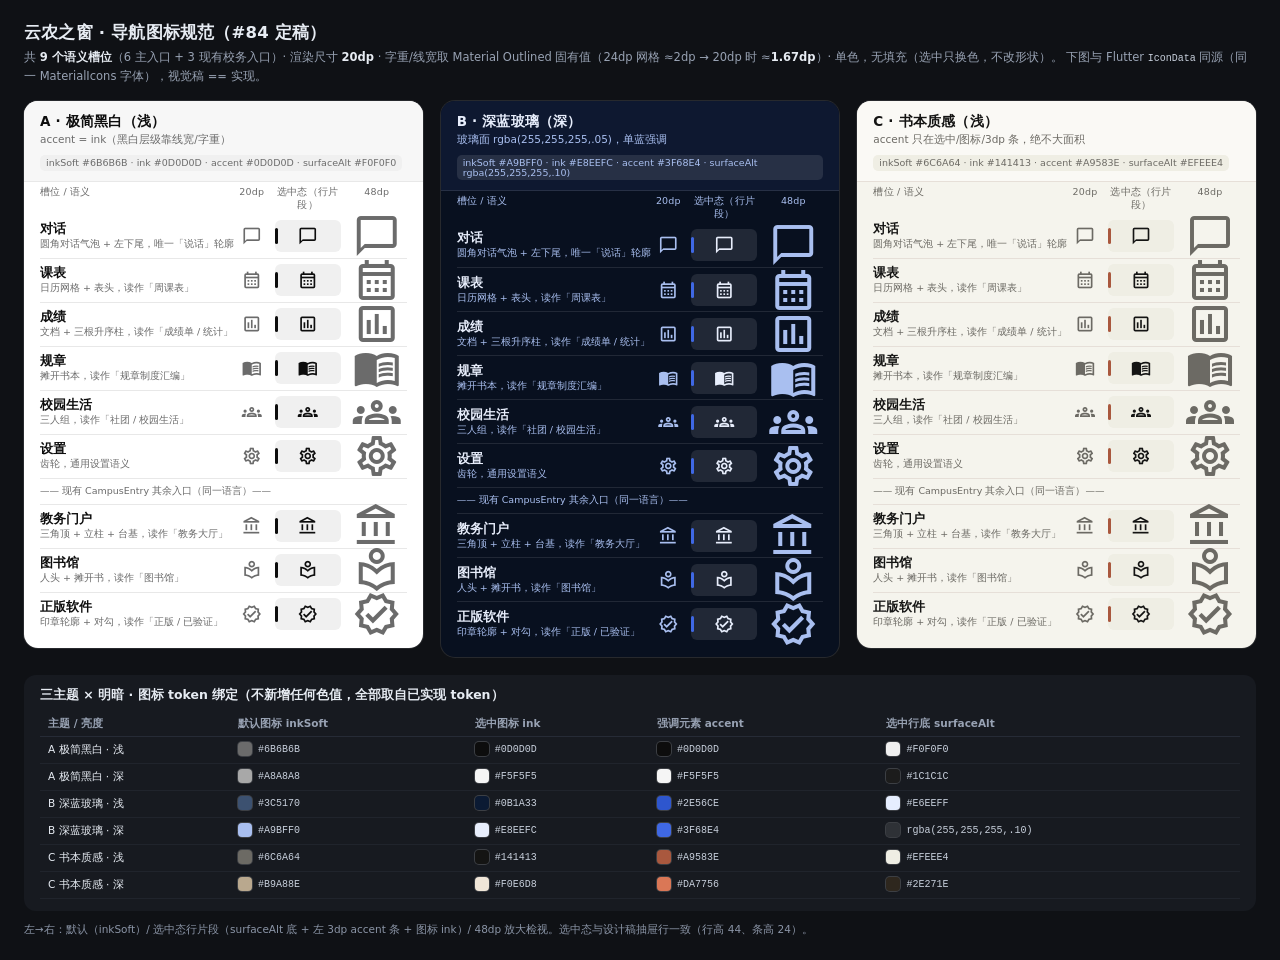
<file: design/android-nav-mockups/icons.html>
<!doctype html>
<html lang="zh-CN">
<head>
<meta charset="utf-8">
<title>导航图标规范 · 三主题对照（#84 定稿）</title>
<style>
  @font-face{font-family:'MI';src:url('assets/materialicons-regular.otf') format('opentype');font-weight:normal;font-style:normal}
  .mi{font-family:'MI';display:inline-block;line-height:1;font-weight:normal;font-style:normal;-webkit-font-smoothing:antialiased;text-rendering:geometricPrecision}
  *{box-sizing:border-box}
  html,body{margin:0;background:#0F1115;color:#E7ECF3;font-family:"Microsoft YaHei UI","Segoe UI",system-ui,sans-serif}
  .wrap{padding:22px 24px}
  h1{font-size:16.5px;margin:0 0 4px;letter-spacing:.2px}
  .sub{font-size:11.5px;color:#98A2B3;margin:0 0 16px;line-height:1.6}
  .sub b{color:#E7ECF3;font-weight:600}
  .panels{display:flex;gap:18px;align-items:flex-start}
  .panel{width:540px;border-radius:14px;overflow:hidden;background:var(--canvas);color:var(--ink);
         box-shadow:0 0 0 1px rgba(255,255,255,.10)}
  .phead{padding:12px 16px 10px;background:var(--surface);border-bottom:1px solid var(--line)}
  .phead .n{font-size:13.5px;font-weight:700;letter-spacing:.2px}
  .phead .d{font-size:10.5px;color:var(--soft);margin-top:2px}
  .phead .tok{display:flex;gap:6px;margin-top:8px;flex-wrap:wrap}
  .tok .k{font-size:9.5px;color:var(--soft);background:var(--alt);border-radius:5px;padding:3px 6px;line-height:1}
  .cols{display:flex;padding:4px 16px 0;font-size:9.5px;color:var(--soft);letter-spacing:.02em}
  .cols .c1{flex:1}
  .cols .c2{width:34px;text-align:center}
  .cols .c3{width:78px;text-align:center}
  .cols .c4{width:60px;text-align:center}
  .rows{padding:2px 16px 12px}
  .row{display:flex;align-items:center;height:44px;border-top:1px solid var(--line)}
  .row:first-child{border-top:0}
  .row .nm{flex:1;min-width:0}
  .row .nm .t{font-size:12.5px;font-weight:600}
  .row .nm .w{font-size:9.5px;color:var(--soft);white-space:nowrap;overflow:hidden;text-overflow:ellipsis}
  .row .d20{width:34px;display:grid;place-items:center;color:var(--soft)}
  .row .sel{width:78px;display:grid;place-items:center}
  .selbox{position:relative;width:66px;height:32px;border-radius:6px;background:var(--alt);display:grid;place-items:center;color:var(--ink)}
  .selbox::before{content:"";position:absolute;left:0;top:8px;bottom:8px;width:3px;border-radius:2px;background:var(--accent)}
  .row .d48{width:60px;display:grid;place-items:center;color:var(--soft)}
  /* 三个主题面板的 token */
  .pa{--canvas:#FFFFFF;--surface:#F7F7F7;--alt:#F0F0F0;--ink:#0D0D0D;--soft:#6B6B6B;--line:#E8E8E8;--accent:#0D0D0D}
  .pb{--canvas:#08101F;--surface:#0E1830;--alt:rgba(255,255,255,.10);--ink:#E8EEFC;--soft:#A9BFF0;--line:rgba(255,255,255,.10);--accent:#3F68E4}
  .pc{--canvas:#F5F4ED;--surface:#FAF9F5;--alt:#EFEEE4;--ink:#141413;--soft:#6C6A64;--line:#E6DFD8;--accent:#A9583E}
  /* 底部配色表 */
  .table{margin-top:18px;background:#171A20;border-radius:12px;padding:12px 16px}
  .table h2{font-size:12.5px;margin:0 0 8px;font-weight:600;color:#E7ECF3}
  table{border-collapse:collapse;width:100%;font-size:10.5px}
  th{color:#98A2B3;font-weight:600;text-align:left;padding:5px 8px;border-bottom:1px solid #262B36}
  td{padding:5px 8px;border-bottom:1px solid #20242C;vertical-align:middle}
  .sw{display:inline-flex;align-items:center;gap:6px}
  .chip{width:14px;height:14px;border-radius:4px;box-shadow:0 0 0 1px rgba(255,255,255,.16)}
  .mono{font-family:Consolas,monospace;font-size:10px;color:#C7CFDB}
  .foot{font-size:10.5px;color:#8B95A7;margin-top:10px;line-height:1.6}
</style>
</head>
<body>
<script src="nav-icons.js"></script>
<script>
  const MAIN = ['chat','timetable','scores','regulations','campus','settings'];
  const AUX  = ['portal','library','software'];
  const themes = [
    { cls:'pa', n:'A · 极简黑白（浅）', d:'accent = ink（黑白层级靠线宽/字重）',
      tokens:'inkSoft #6B6B6B · ink #0D0D0D · accent #0D0D0D · surfaceAlt #F0F0F0' },
    { cls:'pb', n:'B · 深蓝玻璃（深）', d:'玻璃面 rgba(255,255,255,.05)，单蓝强调',
      tokens:'inkSoft #A9BFF0 · ink #E8EEFC · accent #3F68E4 · surfaceAlt rgba(255,255,255,.10)' },
    { cls:'pc', n:'C · 书本质感（浅）', d:'accent 只在选中/图标/3dp 条，绝不大面积',
      tokens:'inkSoft #6C6A64 · ink #141413 · accent #A9583E · surfaceAlt #EFEEE4' }
  ];
  const rowsOf = (ids) => ids.map((id,i)=>`
    <div class="row">
      <div class="nm"><div class="t">${NAV.NAME[id]}</div><div class="w">${NAV.WHY[id]}</div></div>
      <div class="d20">${NAV.icon(id, 20)}</div>
      <div class="sel"><div class="selbox">${NAV.icon(id, 20)}</div></div>
      <div class="d48">${NAV.icon(id, 48)}</div>
    </div>`).join('');

  const panels = themes.map(t=>`
    <div class="panel ${t.cls}">
      <div class="phead"><div class="n">${t.n}</div><div class="d">${t.d}</div>
        <div class="tok"><span class="k">${t.tokens}</span></div></div>
      <div class="cols"><div class="c1">槽位 / 语义</div><div class="c2">20dp</div>
        <div class="c3">选中态（行片段）</div><div class="c4">48dp</div></div>
      <div class="rows">${rowsOf(MAIN)}
        <div class="row" style="height:26px"><div class="nm"><div class="w">—— 现有 CampusEntry 其余入口（同一语言）——</div></div></div>
        ${rowsOf(AUX)}
      </div>
    </div>`).join('');

  const palette = [
    ['A 极简黑白 · 浅','#6B6B6B','#0D0D0D','#0D0D0D','#F0F0F0'],
    ['A 极简黑白 · 深','#A8A8A8','#F5F5F5','#F5F5F5','#1C1C1C'],
    ['B 深蓝玻璃 · 浅','#3C5170','#0B1A33','#2E56CE','#E6EEFF'],
    ['B 深蓝玻璃 · 深','#A9BFF0','#E8EEFC','#3F68E4','rgba(255,255,255,.10)'],
    ['C 书本质感 · 浅','#6C6A64','#141413','#A9583E','#EFEEE4'],
    ['C 书本质感 · 深','#B9A88E','#F0E6D8','#DA7756','#2E271E']
  ];
  const cell = (hex) => `<span class="sw"><span class="chip" style="background:${hex}"></span><span class="mono">${hex}</span></span>`;
  const table = `
    <div class="table"><h2>三主题 × 明暗 · 图标 token 绑定（不新增任何色值，全部取自已实现 token）</h2>
      <table>
        <tr><th style="width:190px">主题 / 亮度</th><th>默认图标 inkSoft</th><th>选中图标 ink</th><th>强调元素 accent</th><th>选中行底 surfaceAlt</th></tr>
        ${palette.map(r=>`<tr><td>${r[0]}</td><td>${cell(r[1])}</td><td>${cell(r[2])}</td><td>${cell(r[3])}</td><td>${cell(r[4])}</td></tr>`).join('')}
      </table>
    </div>`;

  document.body.innerHTML = `
    <div class="wrap">
      <h1>云农之窗 · 导航图标规范（#84 定稿）</h1>
      <p class="sub">共 <b>9 个语义槽位</b>（6 主入口 + 3 现有校务入口）· 渲染尺寸 <b>20dp</b> · 字重/线宽取 Material Outlined 固有值（24dp 网格 ≈2dp → 20dp 时 ≈<b>1.67dp</b>）· 单色，无填充（选中只换色，不改形状）。
        下图与 Flutter <span class="mono">IconData</span> 同源（同一 MaterialIcons 字体），视觉稿 == 实现。</p>
      <div class="panels">${panels}</div>
      ${table}
      <div class="foot">左→右：默认（inkSoft）/ 选中态行片段（surfaceAlt 底 + 左 3dp accent 条 + 图标 ink）/ 48dp 放大检视。选中态与设计稿抽屉行一致（行高 44、条高 24）。</div>
    </div>`;
</script>
</body>
</html>
</file>
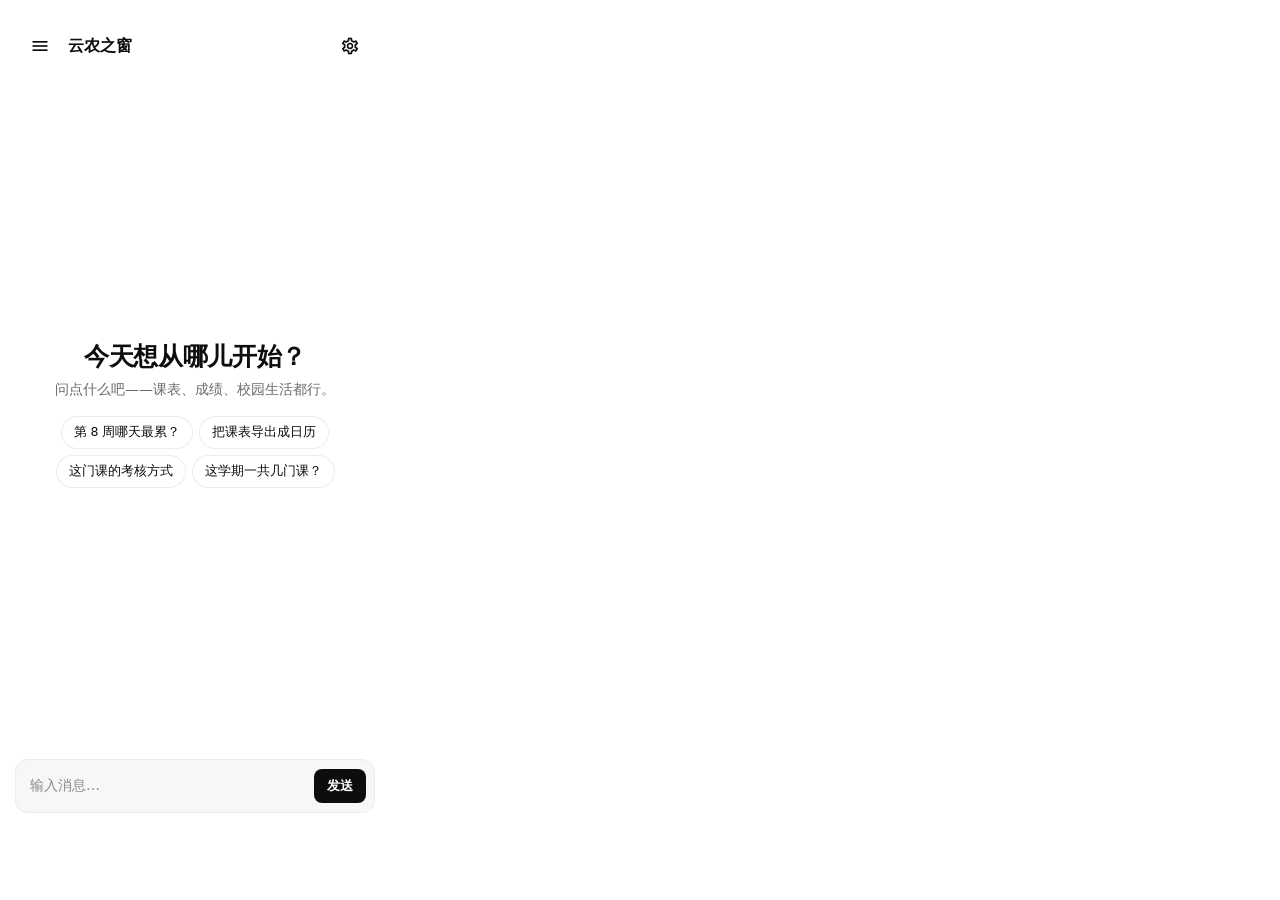
<file: design/android-nav-mockups/phone.html>
<!doctype html>
<html lang="zh-CN">
<head>
<meta charset="utf-8">
<title>Android 导航两态 · 真实图标</title>
<!-- 与 Flutter 同源的 MaterialIcons 字体（视觉稿 == 实现） -->
<style>
  @font-face{font-family:'MI';src:url('assets/materialicons-regular.otf') format('opentype');font-weight:normal;font-style:normal}
  .mi{font-family:'MI';display:inline-block;line-height:1;font-weight:normal;font-style:normal;
      -webkit-font-smoothing:antialiased;text-rendering:geometricPrecision}
  *{box-sizing:border-box}
  html,body{margin:0;padding:0;overflow:hidden;background:#fff;
    font-family:"Microsoft YaHei UI","Segoe UI",system-ui,sans-serif}

  /* A · 极简黑白（浅） */
  body[data-t="a"]{--canvas:#FFFFFF;--surface:#F7F7F7;--alt:#F0F0F0;--ink:#0D0D0D;--soft:#6B6B6B;
    --faint:#8A8A8A;--line:#E8E8E8;--accent:#0D0D0D;--chip:#FFFFFF;--chipRing:#ECECF1;--field:#F7F7F7;--fieldRing:#ECECF1;--sendFg:#FFFFFF}
  /* B · 深蓝玻璃（深） */
  body[data-t="b"]{--canvas:#070D1C;--surface:#0C1428;--alt:rgba(255,255,255,.10);--ink:#E8EEFC;--soft:#A9BFF0;
    --faint:#7E92C4;--line:rgba(255,255,255,.10);--accent:#3F68E4;--chip:rgba(255,255,255,.06);--chipRing:rgba(255,255,255,.12);
    --field:rgba(12,22,44,.52);--fieldRing:rgba(255,255,255,.18);--sendFg:#FFFFFF}
  /* C · 书本质感（浅） */
  body[data-t="c"]{--canvas:#F5F4ED;--surface:#FAF9F5;--alt:#EFEEE4;--ink:#141413;--soft:#6C6A64;
    --faint:#8E8B82;--line:#E6DFD8;--accent:#A9583E;--chip:#FAF9F5;--chipRing:#E6DFD8;--field:#FAF9F5;--fieldRing:#E6DFD8;--sendFg:#FFFFFF}
  body[data-t="b"] .phone{background:linear-gradient(135deg,#0E1C3A,#070D1C 55%,#04070F)}

  .phone{position:relative;width:390px;height:844px;background:var(--canvas);color:var(--ink);overflow:hidden;display:flex;flex-direction:column}
  .statusbar{height:24px;flex:0 0 auto;background:transparent}
  .statusrow{height:44px;flex:0 0 auto;display:flex;align-items:center;padding:0 16px;gap:4px}
  .icbtn{width:48px;height:48px;display:grid;place-items:center;color:var(--ink)}
  .ttl{font-size:16px;font-weight:600}
  .grow{flex:1}
  .content{flex:1;min-height:0;display:flex;flex-direction:column;align-items:center;justify-content:center;padding:0 16px;text-align:center}
  .greet{font-size:25px;font-weight:600;letter-spacing:-.3px;line-height:1.28}
  .tagline{font-size:14px;color:var(--soft);margin-top:8px}
  .chips{display:flex;flex-wrap:wrap;gap:8px;justify-content:center;margin-top:18px}
  .chip{font-size:12.5px;padding:7px 12px;border-radius:999px;background:var(--chip);box-shadow:0 0 0 1px var(--chipRing)}
  .composer{flex:0 0 auto;padding:0 16px 16px}
  .field{height:52px;border-radius:12px;background:var(--field);box-shadow:0 0 0 1px var(--fieldRing);
    display:flex;align-items:center;padding:0 8px 0 14px;gap:8px}
  .ph{flex:1;font-size:14px;color:var(--faint)}
  .send{height:34px;padding:0 13px;border-radius:8px;background:var(--accent);color:var(--sendFg);font-size:13px;font-weight:600;display:grid;place-items:center}
  .gesture{height:16px;flex:0 0 auto;background:transparent}

  /* 抽屉：全高、320、遮罩 32%、右侧 1px 分界 + 投影 */
  .scrim{position:absolute;left:0;top:0;right:0;bottom:0;background:rgba(0,0,0,.32);z-index:3}
  .drawer{position:absolute;left:0;top:0;bottom:0;width:320px;background:var(--surface);
    border-right:1px solid var(--line);
    box-shadow:2px 0 16px rgba(0,0,0,.18);display:flex;flex-direction:column;z-index:4}
  .dbrand{padding:32px 16px 4px;display:flex;align-items:center}
  .dbrand .b{font-size:17px;font-weight:600}
  .dbrand .x{color:var(--soft);display:grid;place-items:center;width:32px;height:32px}
  .dsub{font-size:12px;color:var(--soft);padding:0 16px 10px}
  .grp{font-size:10px;font-weight:600;letter-spacing:.12em;text-transform:uppercase;color:var(--soft);
    padding:12px 16px 4px}
  .drow{height:44px;display:flex;align-items:center;padding:0 16px;position:relative;color:var(--soft)}
  .drow .ic{width:20px;display:grid;place-items:center;margin-right:8px}
  .drow .lb{font-size:14px}
  .drow.on{background:var(--alt);font-weight:600;color:var(--ink)}
  .drow.on::before{content:"";position:absolute;left:0;top:10px;bottom:10px;width:3px;background:var(--accent);border-radius:2px}
  .dfoot{margin-top:auto;border-top:1px solid var(--line)}
</style>
</head>
<body>
<script src="nav-icons.js"></script>
<script>
  const p = new URLSearchParams(location.search);
  const open = p.get('open') === '1';
  const theme = p.get('t') || 'a';
  document.body.dataset.t = theme;

  // 入口 = CampusEntry.values（教务门户 / 成绩查询 / 我的课表 / 图书馆 / 正版软件）+ 对话；设置贴底
  const rows = [
    { id: 'chat',      label: '对话',     on: true  },
    { id: 'portal',    label: '教务门户', on: false },
    { id: 'scores',    label: '成绩查询', on: false },
    { id: 'timetable', label: '我的课表', on: false },
    { id: 'library',   label: '图书馆',   on: false },
    { id: 'software',  label: '正版软件', on: false }
  ];
  const rowHtml = (r) =>
    `<div class="drow${r.on ? ' on' : ''}"><div class="ic">${NAV.icon(r.id, 20)}</div><div class="lb">${r.label}</div></div>`;

  const screen = `
    <div class="statusbar"></div>
    <div class="statusrow">
      <div class="icbtn">${NAV.icon('menu', 20)}</div>
      <div class="ttl">云农之窗</div>
      <div class="grow"></div>
      <div class="icbtn">${NAV.icon('settings', 20)}</div>
    </div>
    <div class="content">
      <div class="greet">今天想从哪儿开始？</div>
      <div class="tagline">问点什么吧——课表、成绩、校园生活都行。</div>
      <div class="chips">
        <div class="chip">第 8 周哪天最累？</div><div class="chip">把课表导出成日历</div>
        <div class="chip">这门课的考核方式</div><div class="chip">这学期一共几门课？</div>
      </div>
    </div>
    <div class="composer"><div class="field"><div class="ph">输入消息…</div><div class="send">发送</div></div></div>
    <div class="gesture"></div>`;

  const drawer = `
    <div class="scrim"></div>
    <div class="drawer">
      <div class="dbrand"><div class="b">云农之窗</div><div class="grow"></div><div class="x">${NAV.icon('close', 16)}</div></div>
      <div class="dsub">对话</div>
      <div class="grp">功能</div>${rowHtml(rows[0])}
      <div class="grp">校园 · ${rows.length - 1}</div>${rows.slice(1).map(rowHtml).join('')}
      <div class="dfoot"><div class="drow"><div class="ic">${NAV.icon('settings', 20)}</div><div class="lb">设置</div></div></div>
    </div>`;

  document.body.innerHTML = `<div class="phone">${screen}${open ? drawer : ''}</div>`;
</script>
</body>
</html>
</file>
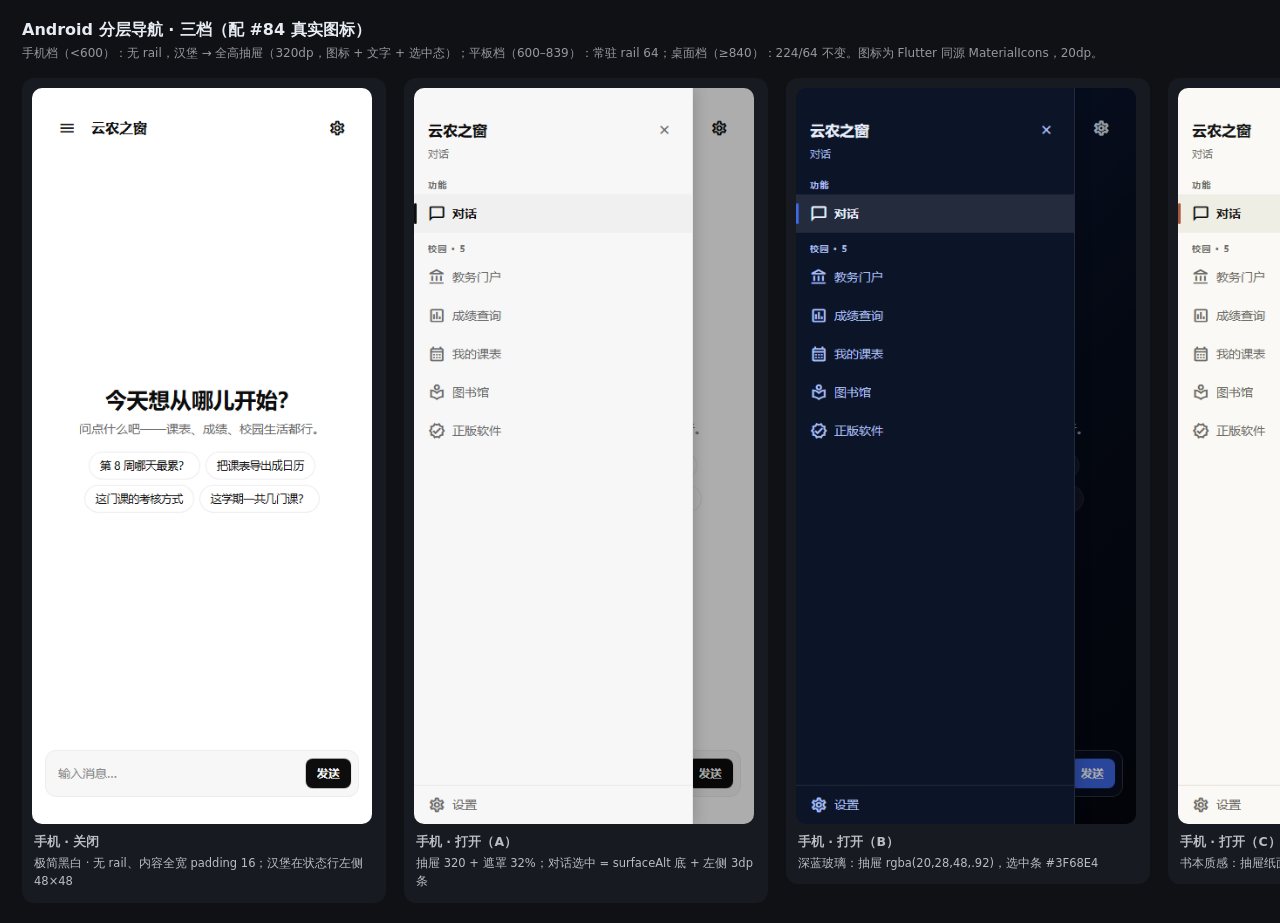
<file: design/android-nav-mockups/preview.html>
<!doctype html><html lang="zh-CN"><head><meta charset="utf-8"><title>Android 导航 · 视觉稿总览</title>
<style>
*{box-sizing:border-box}
html,body{margin:0;background:#0f1115;color:#e7ecf3;font-family:"Microsoft YaHei UI","Segoe UI",system-ui,sans-serif}
.wrap{padding:20px 22px}
h1{font-size:16px;margin:0 0 4px}
p.sub{font-size:12px;opacity:.62;margin:0 0 16px}
.row{display:flex;gap:18px;align-items:flex-start}
.cell{background:#171a20;border-radius:12px;padding:10px}
.cell img{display:block;width:340px;border-radius:10px}
.cap{font-size:11.5px;opacity:.78;margin:8px 2px 2px;line-height:1.6;width:340px}
.cap b{display:block;font-size:12.5px;opacity:1;margin-bottom:2px}
</style></head><body><div class="wrap">
<h1>Android 分层导航 · 三档（配 #84 真实图标）</h1>
<p class="sub">手机档（&lt;600）：无 rail，汉堡 → 全高抽屉（320dp，图标 + 文字 + 选中态）；平板档（600–839）：常驻 rail 64；桌面档（≥840）：224/64 不变。图标为 Flutter 同源 MaterialIcons，20dp。</p>
<div class="row">
  <div class="cell"><img src="phone-closed-a.png"><div class="cap"><b>手机 · 关闭</b>极简黑白 · 无 rail、内容全宽 padding 16；汉堡在状态行左侧 48×48</div></div>
  <div class="cell"><img src="phone-open-a.png"><div class="cap"><b>手机 · 打开（A）</b>抽屉 320 + 遮罩 32%；对话选中 = surfaceAlt 底 + 左侧 3dp 条</div></div>
  <div class="cell"><img src="phone-open-b.png"><div class="cap"><b>手机 · 打开（B）</b>深蓝玻璃：抽屉 rgba(20,28,48,.92)，选中条 #3F68E4</div></div>
  <div class="cell"><img src="phone-open-c.png"><div class="cap"><b>手机 · 打开（C）</b>书本质感：抽屉纸面 #FAF9F5，选中条 #A9583E</div></div>
</div>
</div></body></html>
</file>
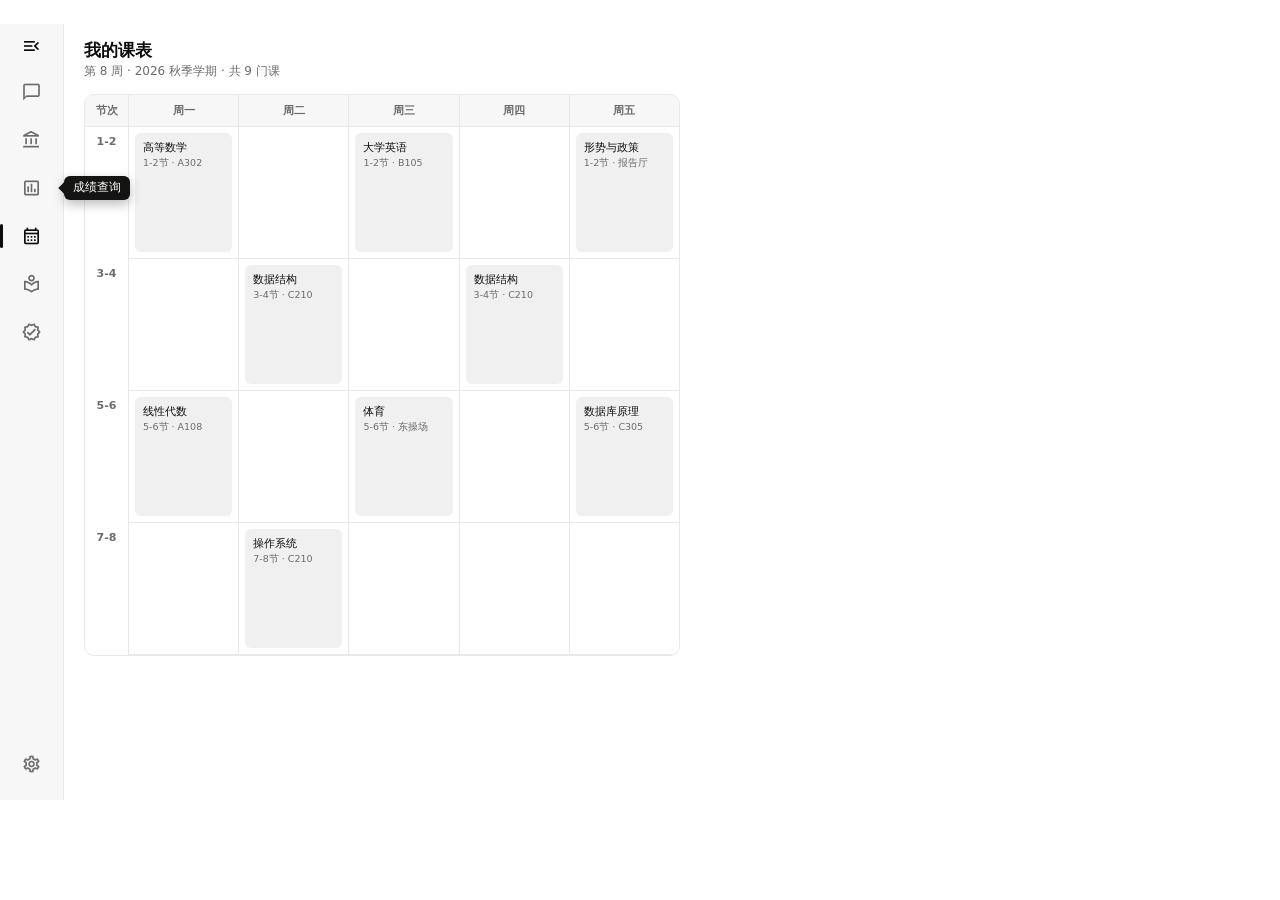
<file: design/android-nav-mockups/tablet.html>
<!doctype html>
<html lang="zh-CN">
<head>
<meta charset="utf-8">
<title>平板档 · 常驻 rail 64（700 × 800）</title>
<style>
  @font-face{font-family:'MI';src:url('assets/materialicons-regular.otf') format('opentype');font-weight:normal;font-style:normal}
  .mi{font-family:'MI';display:inline-block;line-height:1;font-weight:normal;font-style:normal;-webkit-font-smoothing:antialiased;text-rendering:geometricPrecision}
  *{box-sizing:border-box}
  html,body{margin:0;padding:0;overflow:hidden;background:#fff;
    font-family:"Microsoft YaHei UI","Segoe UI",system-ui,sans-serif}
  body{--canvas:#FFFFFF;--surface:#F7F7F7;--alt:#F0F0F0;--ink:#0D0D0D;--soft:#6B6B6B;--faint:#8A8A8A;--line:#E8E8E8;--accent:#0D0D0D}
  .tablet{position:relative;width:700px;height:800px;background:var(--canvas);color:var(--ink);display:flex;flex-direction:column;overflow:hidden}
  .statusbar{height:24px;flex:0 0 auto}
  .shell{flex:1;min-height:0;display:flex}
  /* 常驻 rail 64：底色差 + 1px 主题细线 */
  .rail{width:64px;flex:0 0 auto;background:var(--surface);border-right:1px solid var(--line);
        display:flex;flex-direction:column;align-items:stretch}
  .rail .ham{height:44px;display:grid;place-items:center;color:var(--ink)}
  .rail .item{position:relative;height:48px;display:grid;place-items:center;color:var(--soft)}
  .rail .item .btn{width:40px;height:40px;display:grid;place-items:center;border-radius:8px}
  .rail .item.on{color:var(--ink)}
  .rail .item.on::before{content:"";position:absolute;left:0;top:12px;bottom:12px;width:3px;background:var(--accent);border-radius:2px}
  .rail .spacer{flex:1}
  .rail .foot{height:60px;display:grid;place-items:center;color:var(--soft);padding-bottom:12px}
  /* 长按/悬停提示：图标旁显示文字（rail 无文字，靠它辨认） */
  .tip{position:absolute;left:64px;background:#141413;color:#FFF;font-size:11.5px;line-height:1;
       padding:6px 9px;border-radius:6px;white-space:nowrap;box-shadow:0 4px 12px rgba(0,0,0,.28);z-index:5}
  .tip::before{content:"";position:absolute;left:-4px;top:50%;margin-top:-4px;width:8px;height:8px;background:#141413;transform:rotate(45deg)}
  /* 内容区：padding 20（600–839 档口径） */
  .content{flex:1;min-width:0;padding:16px 20px 20px 20px;display:flex;flex-direction:column}
  .hd .t{font-size:17px;font-weight:600;line-height:1.25}
  .hd .s{font-size:12px;color:var(--soft);margin-top:2px}
  .grid{margin-top:14px;border:1px solid var(--line);border-radius:10px;overflow:hidden;display:flex;flex-direction:column}
  .gr{display:flex;height:132px;flex:0 0 auto}
  .gh{display:flex;background:var(--surface);border-bottom:1px solid var(--line);flex:0 0 auto}
  .gh .c{flex:1;padding:8px 0;text-align:center;font-size:11px;color:var(--soft);font-weight:600;
         border-right:1px solid var(--line)}
  .gh .c:last-child{border-right:0}
  .gcol{flex:1;border-right:1px solid var(--line);border-bottom:1px solid var(--line);padding:6px;display:flex;flex-direction:column}
  .gcol:last-child{border-right:0}
  .blk{border-radius:6px;padding:7px 8px;font-size:10.5px;line-height:1.35;background:var(--alt);color:var(--ink);height:100%}
  .blk .m{display:block;color:var(--soft);font-size:9.5px;margin-top:3px}
  .blk.hollow{background:transparent}
</style>
</head>
<body>
<script src="nav-icons.js"></script>
<script>
  const items = [
    { id:'chat',      label:'对话',     on:false },
    { id:'portal',    label:'教务门户', on:false },
    { id:'scores',    label:'成绩查询', on:false, tip:true },
    { id:'timetable', label:'我的课表', on:true  },
    { id:'library',   label:'图书馆',   on:false },
    { id:'software',  label:'正版软件', on:false }
  ];
  const days = ['周一','周二','周三','周四','周五'];
  const plan = [
    [{n:'高等数学',m:'1-2节 · A302'}, null, {n:'大学英语',m:'1-2节 · B105'}, null, {n:'形势与政策',m:'1-2节 · 报告厅'}],
    [null, {n:'数据结构',m:'3-4节 · C210'}, null, {n:'数据结构',m:'3-4节 · C210'}, null],
    [{n:'线性代数',m:'5-6节 · A108'}, null, {n:'体育',m:'5-6节 · 东操场'}, null, {n:'数据库原理',m:'5-6节 · C305'}],
    [null, {n:'操作系统',m:'7-8节 · C210'}, null, null, null]
  ];
  const blk = (b) => b ? `<div class="blk">${b.n}<span class="m">${b.m}</span></div>` : `<div class="blk hollow"></div>`;
  const grid = `
    <div class="grid">
      <div class="gh"><div class="c" style="flex:0 0 44px">节次</div>${days.map(d=>`<div class="c">${d}</div>`).join('')}</div>
      ${plan.map((row,i)=>`<div class="gr">
        <div class="gh" style="flex:0 0 44px;border-bottom:0;background:transparent"><div class="c" style="border-right:1px solid var(--line);border-bottom:0">${i*2+1}-${i*2+2}</div></div>
        ${row.map(b=>`<div class="gcol">${blk(b)}</div>`).join('')}
      </div>`).join('')}
    </div>`;
  document.body.innerHTML = `
    <div class="tablet">
      <div class="statusbar"></div>
      <div class="shell">
        <div class="rail">
          <div class="ham">${NAV.icon('menu_open', 20)}</div>
          ${items.map(it=>`<div class="item${it.on?' on':''}">
              <div class="btn">${NAV.icon(it.id, 20)}</div>
              ${it.tip ? `<div class="tip">${it.label}</div>` : ''}
            </div>`).join('')}
          <div class="spacer"></div>
          <div class="foot">${NAV.icon('settings', 20)}</div>
        </div>
        <div class="content">
          <div class="hd"><div class="t">我的课表</div><div class="s">第 8 周 · 2026 秋季学期 · 共 9 门课</div></div>
          ${grid}
        </div>
      </div>
    </div>`;
</script>
</body>
</html>
</file>
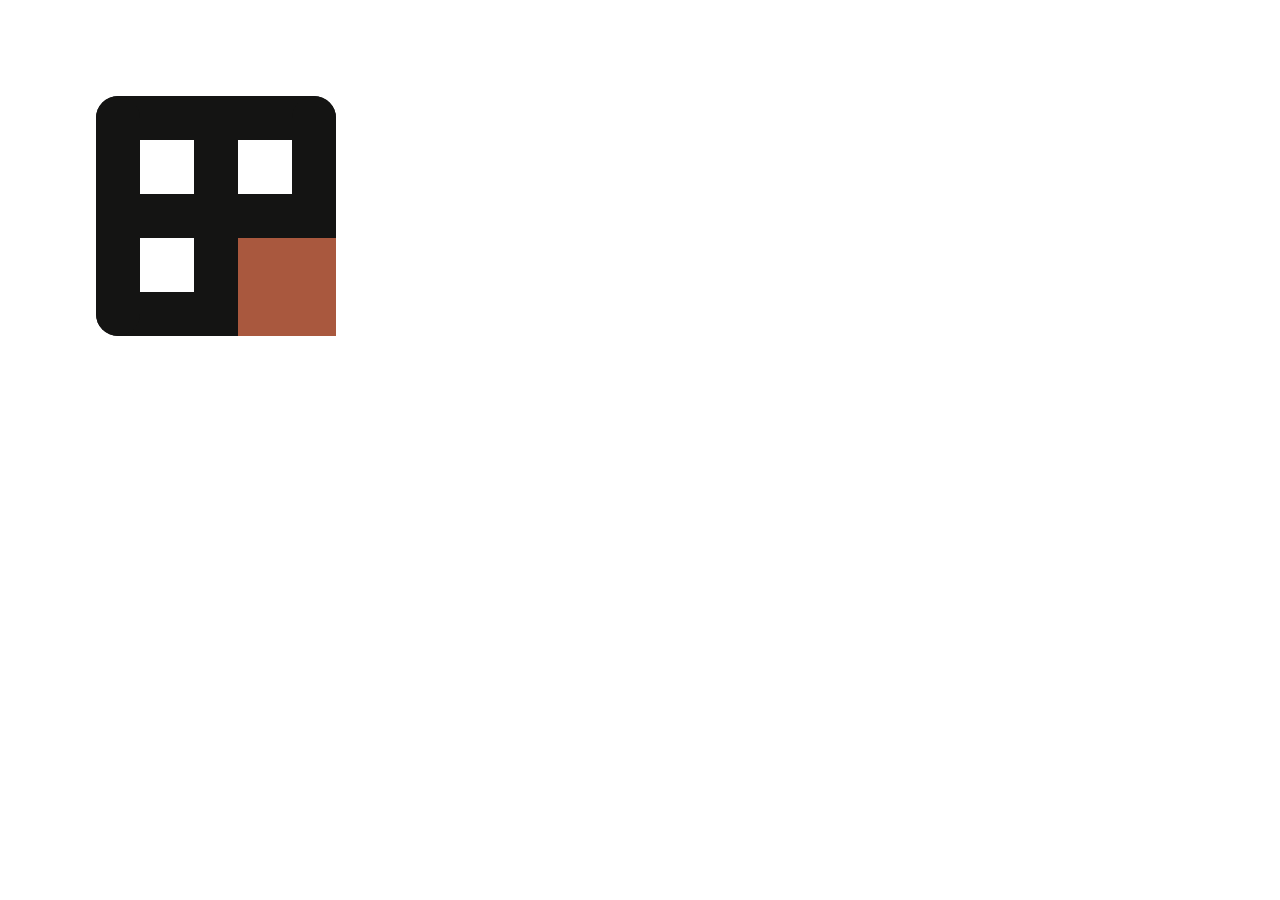
<file: design/icon/android-fg.html>
<!doctype html><html><head><meta charset="utf-8"><style>html,body{margin:0;padding:0;background:transparent;overflow:hidden}</style></head>
<body><svg width="432" height="432" viewBox="0 0 432 432" xmlns="http://www.w3.org/2000/svg">
  <!-- Android 自适应图标前景层：只有窗格标记，落在 432 画布中央的 66% 安全区内 -->
  <g fill="#141413">
    <rect x="96" y="96" width="240" height="44" rx="22"/>
    <rect x="96" y="292" width="240" height="44" rx="22"/>
    <rect x="96" y="96" width="44" height="240" rx="22"/>
    <rect x="292" y="96" width="44" height="240" rx="22"/>
    <rect x="194" y="96" width="44" height="240"/>
    <rect x="96" y="194" width="240" height="44"/>
  </g>
  <rect x="238" y="238" width="98" height="98" fill="#A9583E"/>
</svg></body></html>
</file>
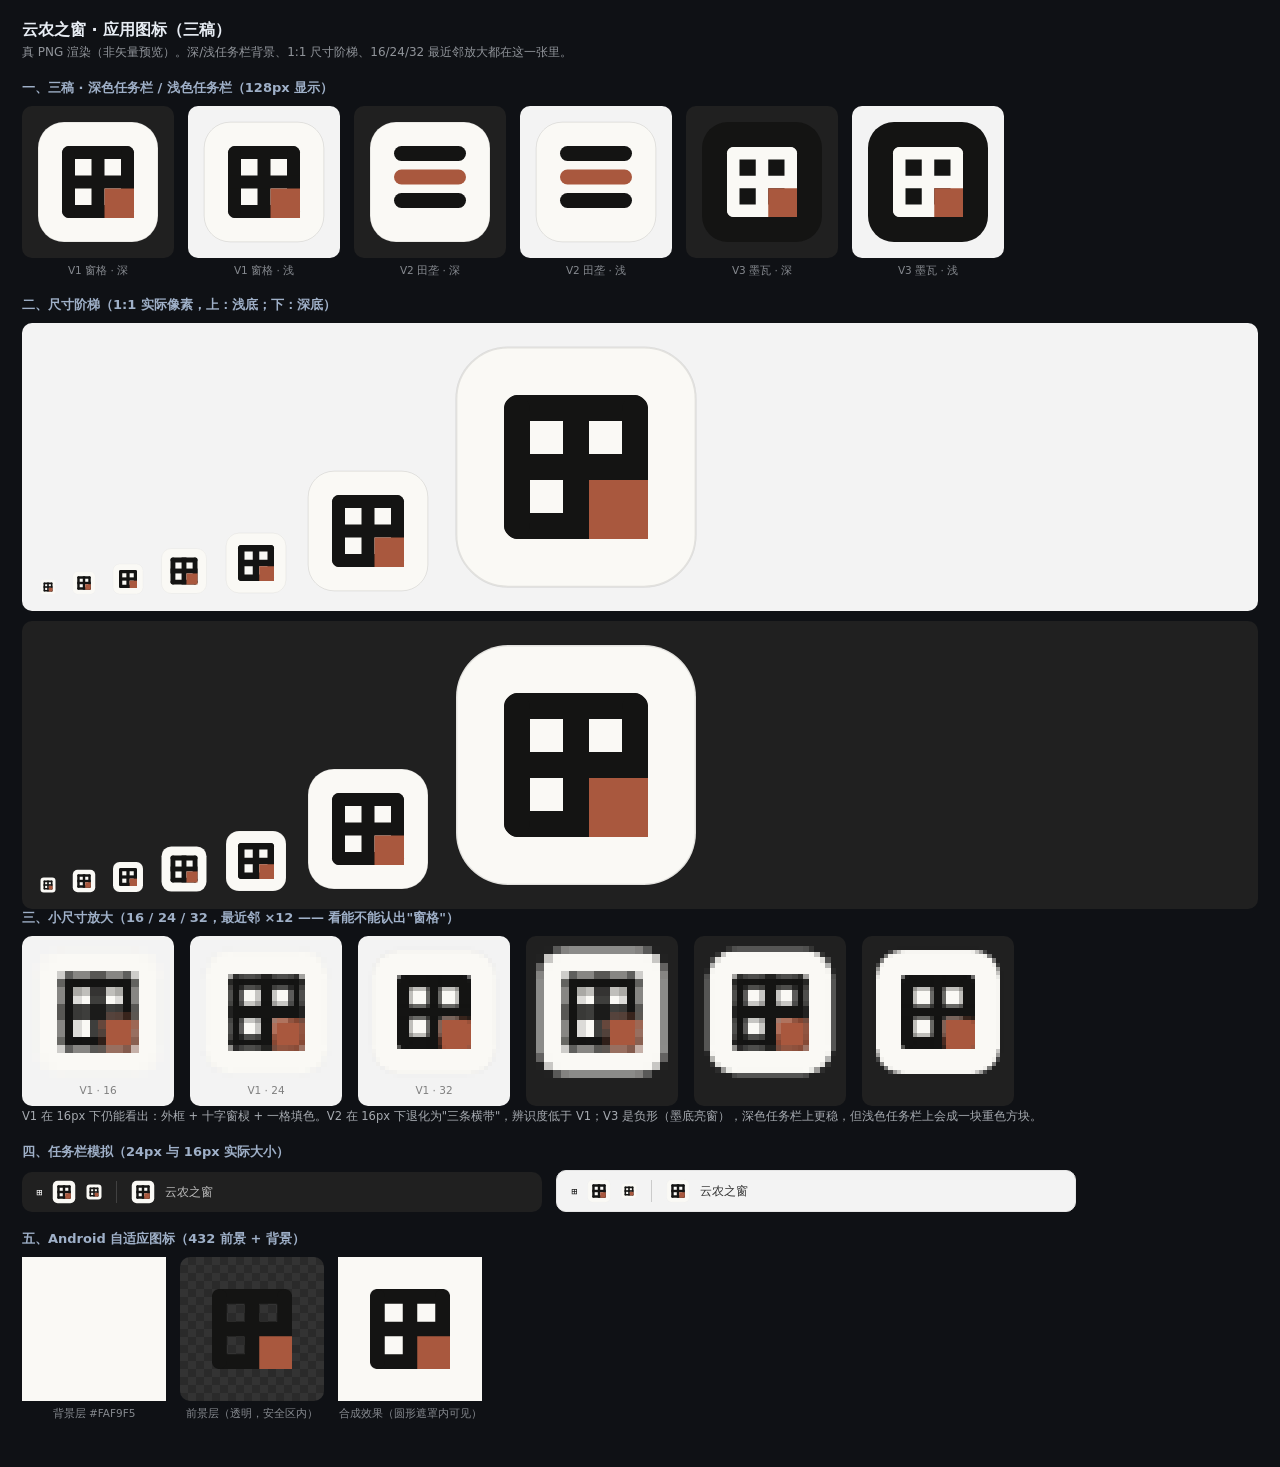
<file: design/icon/preview.html>
<!doctype html>
<html lang="zh-CN">
<head>
<meta charset="utf-8">
<title>云农之窗 · 图标预览</title>
<style>
  *{box-sizing:border-box}
  html,body{margin:0;background:#0f1115;color:#e7ecf3;font-family:"Segoe UI","Microsoft YaHei UI",system-ui,sans-serif}
  .wrap{padding:20px 22px 28px}
  h1{font-size:16px;margin:0 0 3px}
  .sub{font-size:12px;opacity:.6;margin:0 0 18px}
  h2{font-size:13px;margin:0 0 9px;color:#9fb0c8}
  .row{display:flex;gap:14px;margin-bottom:18px;align-items:flex-end}
  .cell{text-align:center}
  .cell .cap{font-size:10.5px;opacity:.55;margin-top:6px}
  .tile-dark{background:#202020;border-radius:10px;padding:12px;display:grid;place-items:center}
  .tile-light{background:#F3F3F3;border-radius:10px;padding:12px;display:grid;place-items:center}
  .ladder{display:flex;align-items:flex-end;gap:16px;background:#F3F3F3;border-radius:10px;padding:16px 18px}
  .ladder.dark{background:#202020}
  .ladder img{display:block;image-rendering:pixelated}
  .zooms{display:flex;gap:16px}
  .zooms .z{background:#F3F3F3;border-radius:10px;padding:10px;text-align:center}
  .zooms .z .cap{font-size:10.5px;opacity:.6;color:#333;margin-top:6px}
  .zooms .z.dark{background:#202020}
  .zooms img{width:132px;height:132px;display:block;image-rendering:pixelated}
  .bar{display:flex;align-items:center;gap:10px;border-radius:10px;padding:8px 14px;width:520px}
  .bar.dark{background:#202020}
  .bar.light{background:#F3F3F3;border:1px solid #E5E5E5}
  .bar .sep{width:1px;height:22px;background:rgba(128,128,128,.35);margin:0 4px}
  .bar img.c24{width:24px;height:24px}
  .bar img.c16{width:16px;height:16px}
  .legend{font-size:11.5px;opacity:.7;line-height:1.8;margin:0 0 16px}
  code{font-family:Consolas,monospace;font-size:11px;color:#c9d6ea}
</style>
</head>
<body>
<div class="wrap">
  <h1>云农之窗 · 应用图标（三稿）</h1>
  <p class="sub">真 PNG 渲染（非矢量预览）。深/浅任务栏背景、1:1 尺寸阶梯、16/24/32 最近邻放大都在这一张里。</p>

  <h2>一、三稿 · 深色任务栏 / 浅色任务栏（128px 显示）</h2>
  <div class="row">
    <div class="cell"><div class="tile-dark"><img src="v1/icon-128.png" width="128" height="128"></div><div class="cap">V1 窗格 · 深</div></div>
    <div class="cell"><div class="tile-light"><img src="v1/icon-128.png" width="128" height="128"></div><div class="cap">V1 窗格 · 浅</div></div>
    <div class="cell"><div class="tile-dark"><img src="v2/icon-128.png" width="128" height="128"></div><div class="cap">V2 田垄 · 深</div></div>
    <div class="cell"><div class="tile-light"><img src="v2/icon-128.png" width="128" height="128"></div><div class="cap">V2 田垄 · 浅</div></div>
    <div class="cell"><div class="tile-dark"><img src="v3/icon-128.png" width="128" height="128"></div><div class="cap">V3 墨瓦 · 深</div></div>
    <div class="cell"><div class="tile-light"><img src="v3/icon-128.png" width="128" height="128"></div><div class="cap">V3 墨瓦 · 浅</div></div>
  </div>

  <h2>二、尺寸阶梯（1:1 实际像素，上：浅底；下：深底）</h2>
  <div class="ladder" style="margin-bottom:10px">
    <img src="v1/icon-16.png" width="16" height="16"><img src="v1/icon-24.png" width="24" height="24">
    <img src="v1/icon-32.png" width="32" height="32"><img src="v1/icon-48.png" width="48" height="48">
    <img src="v1/icon-64.png" width="64" height="64"><img src="v1/icon-128.png" width="128" height="128">
    <img src="v1/icon-256.png" width="256" height="256">
  </div>
  <div class="ladder dark">
    <img src="v1/icon-16.png" width="16" height="16"><img src="v1/icon-24.png" width="24" height="24">
    <img src="v1/icon-32.png" width="32" height="32"><img src="v1/icon-48.png" width="48" height="48">
    <img src="v1/icon-64.png" width="64" height="64"><img src="v1/icon-128.png" width="128" height="128">
    <img src="v1/icon-256.png" width="256" height="256">
  </div>

  <h2>三、小尺寸放大（16 / 24 / 32，最近邻 ×12 —— 看能不能认出"窗格"）</h2>
  <div class="zooms">
    <div class="z"><img src="v1/zoom-16.png"><div class="cap">V1 · 16</div></div>
    <div class="z"><img src="v1/zoom-24.png"><div class="cap">V1 · 24</div></div>
    <div class="z"><img src="v1/zoom-32.png"><div class="cap">V1 · 32</div></div>
    <div class="z dark"><img src="v1/zoom-16.png"></div>
    <div class="z dark"><img src="v1/zoom-24.png"></div>
    <div class="z dark"><img src="v1/zoom-32.png"></div>
  </div>
  <p class="legend">V1 在 16px 下仍能看出：外框 + 十字窗棂 + 一格填色。V2 在 16px 下退化为"三条横带"，辨识度低于 V1；V3 是负形（墨底亮窗），深色任务栏上更稳，但浅色任务栏上会成一块重色方块。</p>

  <h2>四、任务栏模拟（24px 与 16px 实际大小）</h2>
  <div class="row">
    <div class="bar dark">
      <span style="color:#eee;font:12px/1 'Segoe UI'">⊞</span>
      <img class="c24" src="v1/icon-24.png"><img class="c16" src="v1/icon-16.png">
      <div class="sep"></div>
      <img class="c24" src="v1/icon-24.png"><span style="color:#bbb;font:12px/1 'Segoe UI'">云农之窗</span>
    </div>
    <div class="bar light">
      <span style="color:#222;font:12px/1 'Segoe UI'">⊞</span>
      <img class="c24" src="v1/icon-24.png"><img class="c16" src="v1/icon-16.png">
      <div class="sep"></div>
      <img class="c24" src="v1/icon-24.png"><span style="color:#333;font:12px/1 'Segoe UI'">云农之窗</span>
    </div>
  </div>

  <h2>五、Android 自适应图标（432 前景 + 背景）</h2>
  <div class="row">
    <div class="cell"><div class="tile-light" style="padding:0"><img src="android-background-432.png" width="144" height="144"></div><div class="cap">背景层 #FAF9F5</div></div>
    <div class="cell"><div class="tile-dark" style="padding:0;background:repeating-conic-gradient(#2a2a2a 0% 25%, #333 0% 50%) 0 0/16px 16px">
      <img src="android-foreground-432.png" width="144" height="144"></div><div class="cap">前景层（透明，安全区内）</div></div>
    <div class="cell"><div class="tile-light" style="padding:0;background:#FAF9F5;position:relative">
      <img src="android-background-432.png" width="144" height="144">
      <img src="android-foreground-432.png" width="144" height="144" style="position:absolute;left:0;top:0"></div>
      <div class="cap">合成效果（圆形遮罩内可见）</div></div>
  </div>
</div>
</body>
</html>
</file>
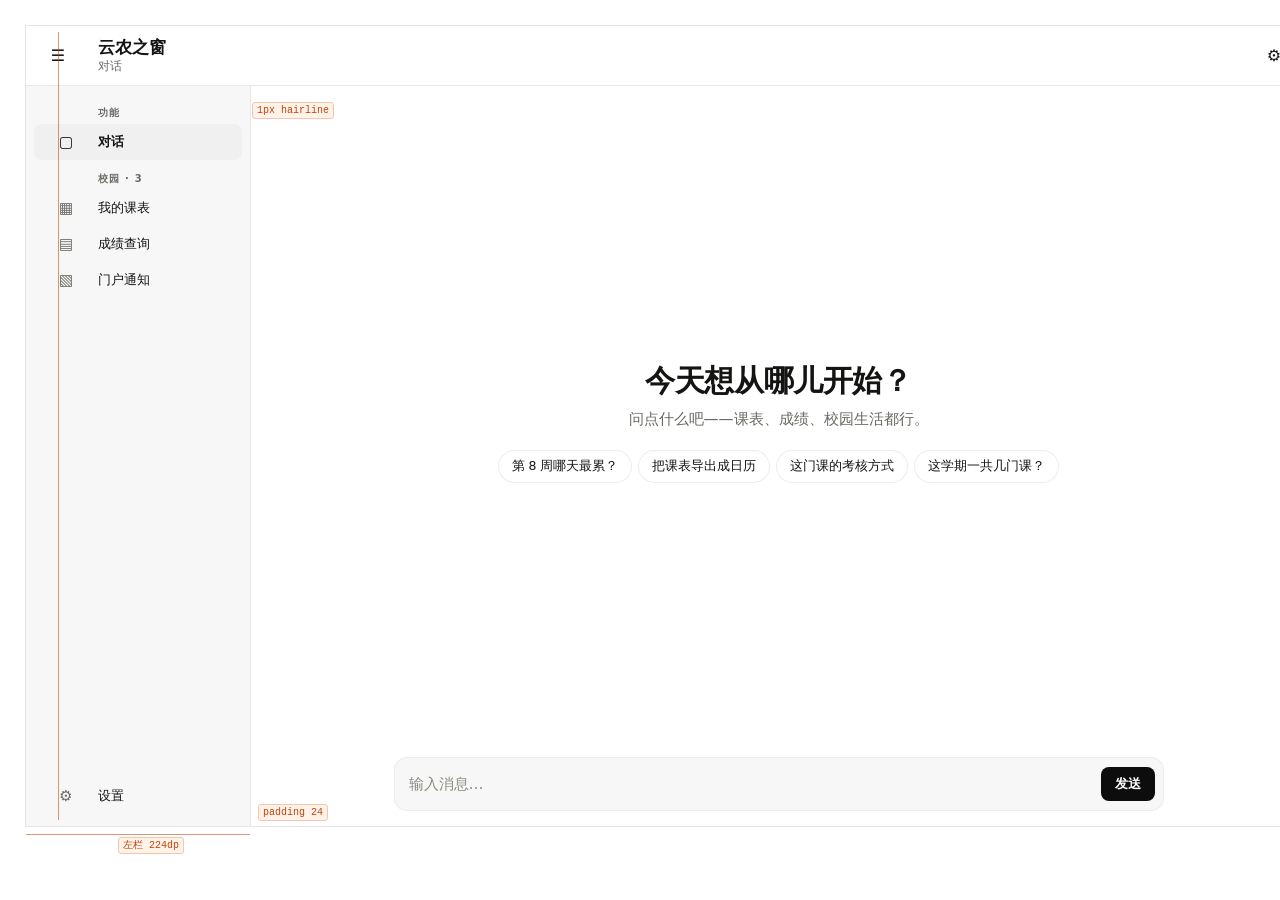
<file: design/layout-v2-mockups/mockup.html>
<!doctype html>
<html lang="zh-CN">
<head>
<meta charset="utf-8">
<title>布局 v2 视觉稿</title>
<style>
  *{box-sizing:border-box}
  html,body{margin:0;padding:0;overflow:hidden;background:#fff;
    font-family:"Microsoft YaHei UI","Segoe UI","PingFang SC",system-ui,sans-serif}
  /* ---------- 主题变量 ---------- */
  body[data-t="a"]{--canvas:#FFFFFF;--surface:#F7F7F7;--alt:#F0F0F0;
    --ink:#141413;--soft:#6C6A64;--faint:#8E8B82;--line:#E8E8E8;--accent:#0D0D0D;
    --chip:#FFFFFF;--chipRing:#ECECF1;--field:#F7F7F7;--fieldRing:#ECECF1;--send:#0D0D0D;--sendInk:#fff;
    --serif:"Microsoft YaHei UI","Segoe UI"}
  body[data-t="b"]{--canvas:#070D1C;--surface:rgba(255,255,255,.05);--alt:rgba(255,255,255,.09);
    --ink:#E8EEFC;--soft:#A9BFF0;--faint:#7E92C4;--line:rgba(255,255,255,.10);--accent:#3F68E4;
    --chip:rgba(255,255,255,.06);--chipRing:rgba(255,255,255,.12);--field:rgba(255,255,255,.05);--fieldRing:rgba(255,255,255,.12);
    --send:#3F68E4;--sendInk:#fff;--serif:"Microsoft YaHei UI","Segoe UI"}
  body[data-t="c"]{--canvas:#F5F4ED;--surface:#FAF9F5;--alt:#EFEEE4;
    --ink:#141413;--soft:#6C6A64;--faint:#8E8B82;--line:#E6DFD8;--accent:#A9583E;
    --chip:#FAF9F5;--chipRing:#E6DFD8;--field:#FAF9F5;--fieldRing:#E6DFD8;--send:#141413;--sendInk:#FAF9F5;
    --serif:Georgia,"Songti SC","SimSun",serif}
  /* ---------- 壳 ---------- */
  .shell{position:relative;width:100%;height:100%;display:flex;flex-direction:column;background:var(--canvas);color:var(--ink);overflow:hidden}
  body[data-t="b"] .shell{background:
     radial-gradient(900px 520px at 12% 8%, rgba(63,104,228,.16), transparent 60%),
     linear-gradient(135deg,#0E1C3A 0%,#070D1C 55%,#04070F 100%)}
  .appbar{flex:0 0 auto;display:flex;align-items:center;border-bottom:1px solid var(--line)}
  .iconcol{width:64px;flex:0 0 auto;display:flex;align-items:center;justify-content:center}
  .icbtn{width:40px;height:40px;display:grid;place-items:center;border-radius:10px;color:var(--ink);font-size:16px}
  .titleblock{display:flex;flex-direction:column;justify-content:center;gap:1px;padding-left:8px}
  .ttl{font-size:17px;font-weight:600;line-height:1.25;font-family:var(--serif);letter-spacing:.1px}
  body[data-t="c"] .ttl{font-weight:500;letter-spacing:0}
  .sub{font-size:12px;color:var(--soft);line-height:1.3}
  .grow{flex:1}
  .body{flex:1;min-height:0;display:flex}
  /* ---------- 侧栏 ---------- */
  .side{flex:0 0 auto;background:var(--surface);display:flex;flex-direction:column}
  .grp{font-size:10px;font-weight:600;letter-spacing:.12em;text-transform:uppercase;color:var(--soft);
    padding:12px 0 4px 72px}
  .navrow{height:36px;display:flex;align-items:center;border-radius:8px;margin:0 8px;color:var(--ink)}
  .navrow.on{background:var(--alt);font-weight:600}
  .navrow .ic{width:64px;flex:0 0 auto;display:grid;place-items:center;font-size:15px;color:var(--soft)}
  .navrow.on .ic{color:var(--ink)}
  .navrow .lb{font-size:13px;white-space:nowrap;overflow:hidden;text-overflow:ellipsis;padding-right:8px}
  .sidefoot{margin-top:auto;padding-bottom:12px}
  .divider-v{width:1px;flex:0 0 auto;background:var(--line)}
  /* ---------- 内容 ---------- */
  .main{flex:1;min-width:0;display:flex;flex-direction:column}
  .empty{flex:1;min-height:0;display:flex;flex-direction:column;align-items:center;justify-content:center;text-align:center}
  .greet{font-size:30px;font-weight:600;letter-spacing:-.4px;line-height:1.25}
  body[data-t="c"] .greet{font-size:38px;font-weight:500;letter-spacing:-.5px;font-family:var(--serif)}
  .tagline{font-size:15px;color:var(--soft);margin-top:10px}
  .chips{display:flex;gap:8px;flex-wrap:wrap;justify-content:center;margin-top:22px}
  .chip{font-size:12.5px;padding:7px 13px;border-radius:999px;background:var(--chip);
    box-shadow:0 0 0 1px var(--chipRing);color:var(--ink)}
  .composer{display:flex;justify-content:center}
  .empty .col,.composer .field{max-width:var(--cw);width:100%;margin-left:auto;margin-right:auto}
  .field{width:100%;height:52px;border-radius:12px;background:var(--field);
    box-shadow:0 0 0 1px var(--fieldRing);display:flex;align-items:center;padding:0 8px 0 14px;gap:10px}
  .ph{flex:1;font-size:15px;color:var(--faint)}
  .send{height:34px;padding:0 14px;border-radius:8px;background:var(--send);color:var(--sendInk);
    font-size:13px;font-weight:600;display:grid;place-items:center}
  .bottomnav{flex:0 0 auto;height:64px;display:flex;align-items:center;justify-content:space-around;
    background:var(--surface);border-top:1px solid var(--line)}
  .bn{display:flex;flex-direction:column;align-items:center;gap:3px;font-size:10.5px;color:var(--soft)}
  .bn.on{color:var(--ink);font-weight:600}
  .bn .bic{font-size:17px}
  .railfloat{position:absolute;left:0;top:0;bottom:0;width:64px;background:var(--surface);
    border-radius:0 12px 12px 0;box-shadow:6px 0 18px rgba(0,0,0,.16);display:flex;flex-direction:column;z-index:3}
  /* ---------- 尺寸标注（画在界面外侧的 28px 边槽里） ---------- */
  .ann{position:absolute;font-size:10px;line-height:1.5;color:#C2410C;font-family:Consolas,monospace;
    background:#FFF3E9;border:1px solid #F6C6A8;border-radius:3px;padding:0 4px;white-space:nowrap}
  .tick{position:absolute;background:#C2410C;opacity:.55}
  .vrule{position:absolute;width:1px;background:#2563EB;opacity:.55}
</style>
</head>
<body>
<script>
  const p = new URLSearchParams(location.search);
  const q = p.get('q') || 'wide-a';
  const parts = q.split('-');
  const size = parts[0], theme = parts[1] || 'a';
  document.body.dataset.t = theme;

  const CFG = {
    wide:    { w: 1280, h: 800, side: 224, pad: 24, bar: 60, twoLine: true,  mode: 'side',   cw: 768 },
    medium:  { w: 760,  h: 800, side: 200, pad: 20, bar: 56, twoLine: true,  mode: 'side',   cw: 720 },
    narrowA: { w: 480,  h: 800, side: 64,  pad: 16, bar: 52, twoLine: false, mode: 'rail',   cw: 9999 },
    narrowB: { w: 480,  h: 800, side: 0,   pad: 16, bar: 52, twoLine: false, mode: 'bottom', cw: 9999 },
  };
  const c = CFG[size] || CFG.wide;

  const NAV = [['▢','对话'], ['▦','我的课表'], ['▤','成绩查询'], ['▧','门户通知']];

  const navRow = ([ic, lb], i, collapsed) => collapsed
    ? `<div class="navrow" style="height:40px;margin:2px 0;justify-content:center"><div class="ic">${ic}</div></div>`
    : `<div class="navrow${i === 0 ? ' on' : ''}"><div class="ic">${ic}</div><div class="lb">${lb}</div></div>`;

  const sideBody = (collapsed) => collapsed
    ? `<div style="height:8px"></div>${NAV.map((n) => navRow(n, -1, true)).join('')}
       <div style="margin-top:auto"></div>
       <div class="navrow" style="height:40px;margin:2px 0;justify-content:center"><div class="ic">⚙</div></div>
       <div style="height:12px"></div>`
    : `<div style="height:8px"></div>
       <div class="grp">功能</div>${navRow(NAV[0], 0, false)}
       <div class="grp">校园 · 3</div>${NAV.slice(1).map((n, i) => navRow(n, i + 1, false)).join('')}
       <div class="sidefoot"><div class="navrow"><div class="ic">⚙</div><div class="lb">设置</div></div></div>`;

  const appbar = (hamb, twoLine, h) => `
    <div class="appbar" style="height:${h}px">
      ${hamb ? '<div class="iconcol"><div class="icbtn">☰</div></div>' : '<div style="width:16px"></div>'}
      <div class="titleblock">
        <div class="ttl">云农之窗</div>${twoLine ? '<div class="sub">对话</div>' : ''}
      </div>
      <div class="grow"></div>
      <div class="iconcol"><div class="icbtn">⚙</div></div>
    </div>`;

  const pane = (pad, isBottom) => `
    <div class="main">
      <div class="empty" style="padding:0 ${pad}px">
        <div class="col">
          <div class="greet">今天想从哪儿开始？</div>
          <div class="tagline">问点什么吧——课表、成绩、校园生活都行。</div>
          <div class="chips">
            <div class="chip">第 8 周哪天最累？</div><div class="chip">把课表导出成日历</div>
            <div class="chip">这门课的考核方式</div><div class="chip">这学期一共几门课？</div>
          </div>
        </div>
      </div>
      <div class="composer" style="padding:0 ${pad}px ${isBottom ? 12 : 16}px">
        <div class="field"><div class="ph">输入消息…</div><div class="send">发送</div></div>
      </div>
    </div>`;

  const shellStyle = '--cw:' + c.cw + 'px';
  let inner = '';
  if (c.mode === 'side') {
    inner = `<div class="shell" style="${shellStyle}">${appbar(true, c.twoLine, c.bar)}
      <div class="body">
        <div class="side" style="width:${c.side}px">${sideBody(false)}</div>
        <div class="divider-v"></div>
        ${pane(c.pad, false)}
      </div></div>`;
  } else if (c.mode === 'rail') {
    inner = `<div class="shell" style="${shellStyle}">${appbar(true, false, c.bar)}
      <div class="body" style="padding-left:64px">${pane(c.pad, false)}</div>
      <div class="railfloat">${sideBody(true)}</div></div>`;
  } else {
    inner = `<div class="shell" style="${shellStyle}">${appbar(false, false, c.bar)}
      <div class="body">${pane(c.pad, true)}</div>
      <div class="bottomnav">
        <div class="bn on"><div class="bic">▢</div>对话</div>
        <div class="bn"><div class="bic">▦</div>课表</div>
        <div class="bn"><div class="bic">▤</div>成绩</div>
        <div class="bn"><div class="bic">⚙</div>设置</div>
      </div></div>`;
  }

  // ---- 标注：统一画在界面外侧的边槽 ----
  const G = 26;          // 左边距/上边距
  const GR = 148;         // 右边槽（放 AppBar / 图标列标注）
  const GB = 42;          // 下边槽（放宽度标注）
  const W = c.w + G + GR, H = c.h + G + GB;
  const A = [];
  const ann = (x, y, text) => A.push(`<div class="ann" style="left:${x}px;top:${y}px">${text}</div>`);
  const tickH = (x1, x2, y) => A.push(`<div class="tick" style="left:${x1}px;top:${y}px;width:${x2 - x1}px;height:1px"></div>`);
  const tickV = (x, y1, y2) => A.push(`<div class="tick" style="left:${x}px;top:${y1}px;width:1px;height:${y2 - y1}px"></div>`);

  if (c.mode === 'side') {
    // 左栏宽度（下方标注）
    tickH(G, G + c.side, G + c.h + 8);
    ann(G + c.side / 2 - 20, G + c.h + 11, `左栏 ${c.side}dp`);
    // 分界线
    ann(G + c.side + 2, G + 76, '1px hairline');
    // AppBar 高度（右侧标注）
    tickV(G + c.w + 8, G, G + c.bar);
    ann(G + c.w + 12, G + c.bar / 2 - 7, `AppBar ${c.bar}`);
    // 图标列：汉堡 / 设置同一竖线
    tickV(G + 32, G + 6, G + c.h - 6);
    ann(G + c.w + 12, G + c.h - 44, '图标列 64 / 中心 x=32');
    // 内容内边距
    ann(G + c.side + 6 + c.pad - 22, G + c.h - 22, `padding ${c.pad}`);
  } else if (c.mode === 'rail') {
    tickH(G, G + 64, G + c.h + 8);
    ann(G + 14, G + c.h + 11, 'rail 64（浮层）');
    tickV(G + c.w + 8, G, G + c.bar);
    ann(G + c.w + 12, G + c.bar / 2 - 7, `AppBar ${c.bar}`);
    ann(G + c.w + 12, G + c.h - 40, '无 1px 线，用阴影分层');
    ann(G + 70 + c.pad, G + c.h - 56, `padding ${c.pad}`);
  } else {
    tickH(G, G + c.w, G + c.h + 8);
    ann(G + 8, G + c.h + 11, '底部导航 64（无左栏）');
    tickV(G + c.w + 8, G, G + c.bar);
    ann(G + c.w + 12, G + c.bar / 2 - 7, `AppBar ${c.bar}`);
    ann(G + c.w + 12, G + c.h - 40, '内容全宽');
  }

  document.body.innerHTML = `
    <div style="position:relative;width:${W}px;height:${H}px">
      <div style="position:absolute;left:${G}px;top:${G}px;width:${c.w}px;height:${c.h}px;
                  outline:1px solid rgba(0,0,0,.10)">${inner}</div>
      ${A.join('')}
    </div>`;
</script>
</body>
</html>
</file>
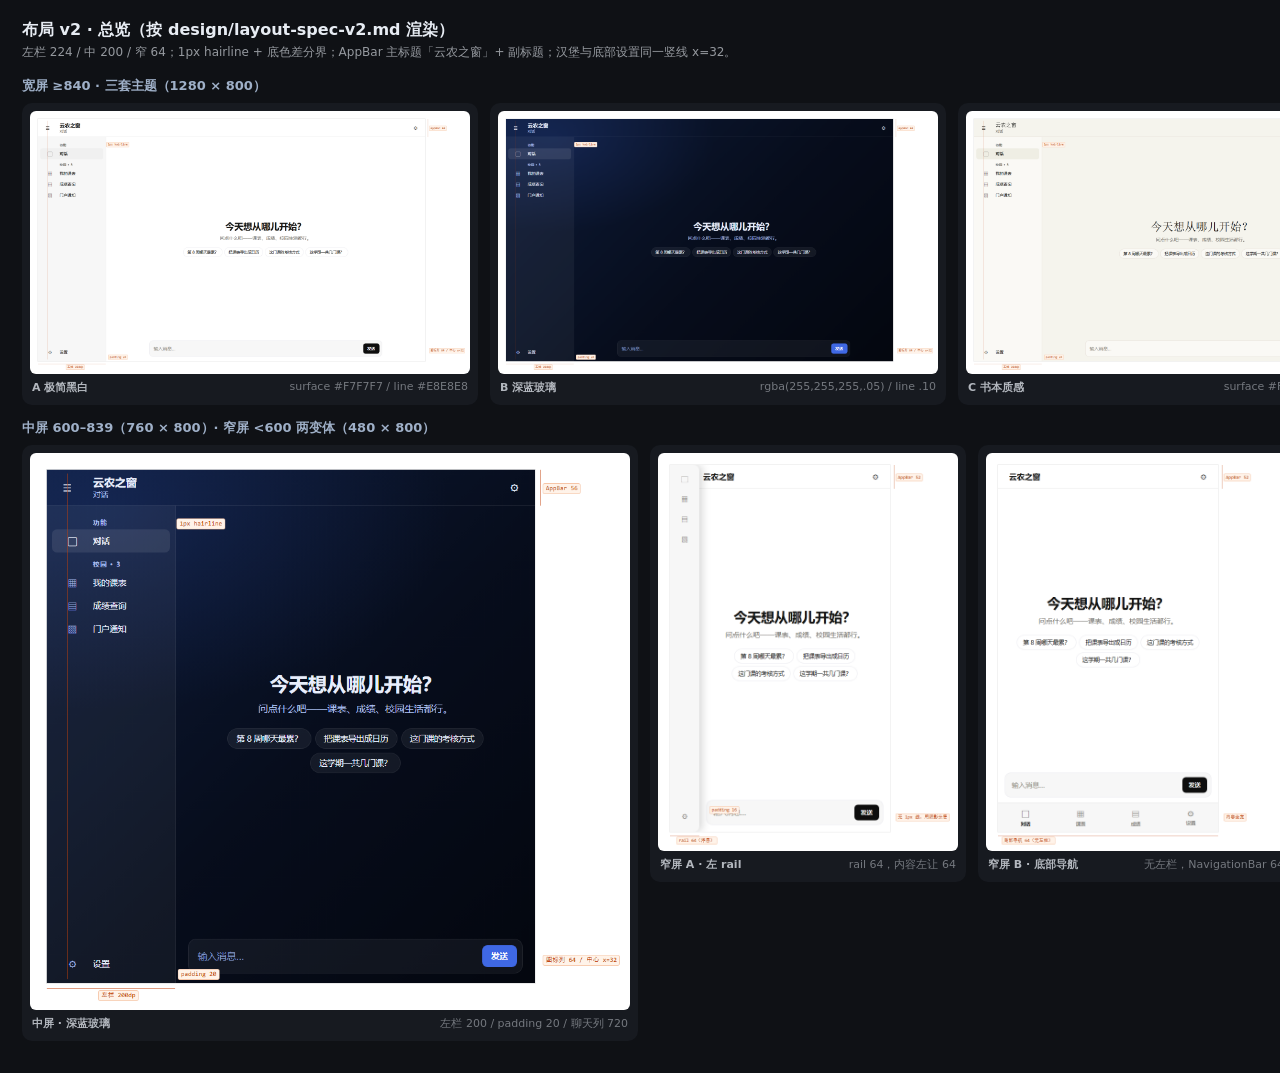
<file: design/layout-v2-mockups/preview.html>
<!doctype html>
<html lang="zh-CN">
<head>
<meta charset="utf-8">
<title>布局 v2 · 总览</title>
<style>
  *{box-sizing:border-box}
  html,body{margin:0;background:#0f1115;color:#e7ecf3;font-family:"Microsoft YaHei UI","Segoe UI",system-ui,sans-serif}
  .wrap{padding:20px 22px 26px}
  h1{font-size:16px;margin:0 0 3px}
  .sub{font-size:12px;opacity:.62;margin:0 0 16px}
  h2{font-size:13px;margin:14px 0 8px;color:#9fb0c8}
  .row{display:flex;gap:12px;align-items:flex-start;margin-bottom:6px}
  .cell{background:#171a20;border-radius:10px;padding:8px}
  .cell .cap{font-size:11px;opacity:.75;margin:6px 2px 2px;display:flex;justify-content:space-between}
  .cell .cap b{font-weight:600}
  .cell .cap span{opacity:.6}
  img{display:block;border-radius:6px}
  .w1 img{width:440px}
  .w2 img{width:600px}
  .n img{width:300px}
</style>
</head>
<body>
<div class="wrap">
  <h1>布局 v2 · 总览（按 design/layout-spec-v2.md 渲染）</h1>
  <p class="sub">左栏 224 / 中 200 / 窄 64；1px hairline + 底色差分界；AppBar 主标题「云农之窗」+ 副标题；汉堡与底部设置同一竖线 x=32。</p>

  <h2>宽屏 ≥840 · 三套主题（1280 × 800）</h2>
  <div class="row">
    <div class="cell w1"><img src="wide-theme-a.png"><div class="cap"><b>A 极简黑白</b><span>surface #F7F7F7 / line #E8E8E8</span></div></div>
    <div class="cell w1"><img src="wide-theme-b.png"><div class="cap"><b>B 深蓝玻璃</b><span>rgba(255,255,255,.05) / line .10</span></div></div>
    <div class="cell w1"><img src="wide-theme-c.png"><div class="cap"><b>C 书本质感</b><span>surface #FAF9F5 / line #E6DFD8</span></div></div>
  </div>

  <h2>中屏 600–839（760 × 800）· 窄屏 &lt;600 两变体（480 × 800）</h2>
  <div class="row">
    <div class="cell w2"><img src="medium-theme-b.png"><div class="cap"><b>中屏 · 深蓝玻璃</b><span>左栏 200 / padding 20 / 聊天列 720</span></div></div>
    <div class="cell n"><img src="narrow-variant-a.png"><div class="cap"><b>窄屏 A · 左 rail</b><span>rail 64，内容左让 64</span></div></div>
    <div class="cell n"><img src="narrow-variant-b.png"><div class="cap"><b>窄屏 B · 底部导航</b><span>无左栏，NavigationBar 64</span></div></div>
  </div>
</div>
</body>
</html>
</file>
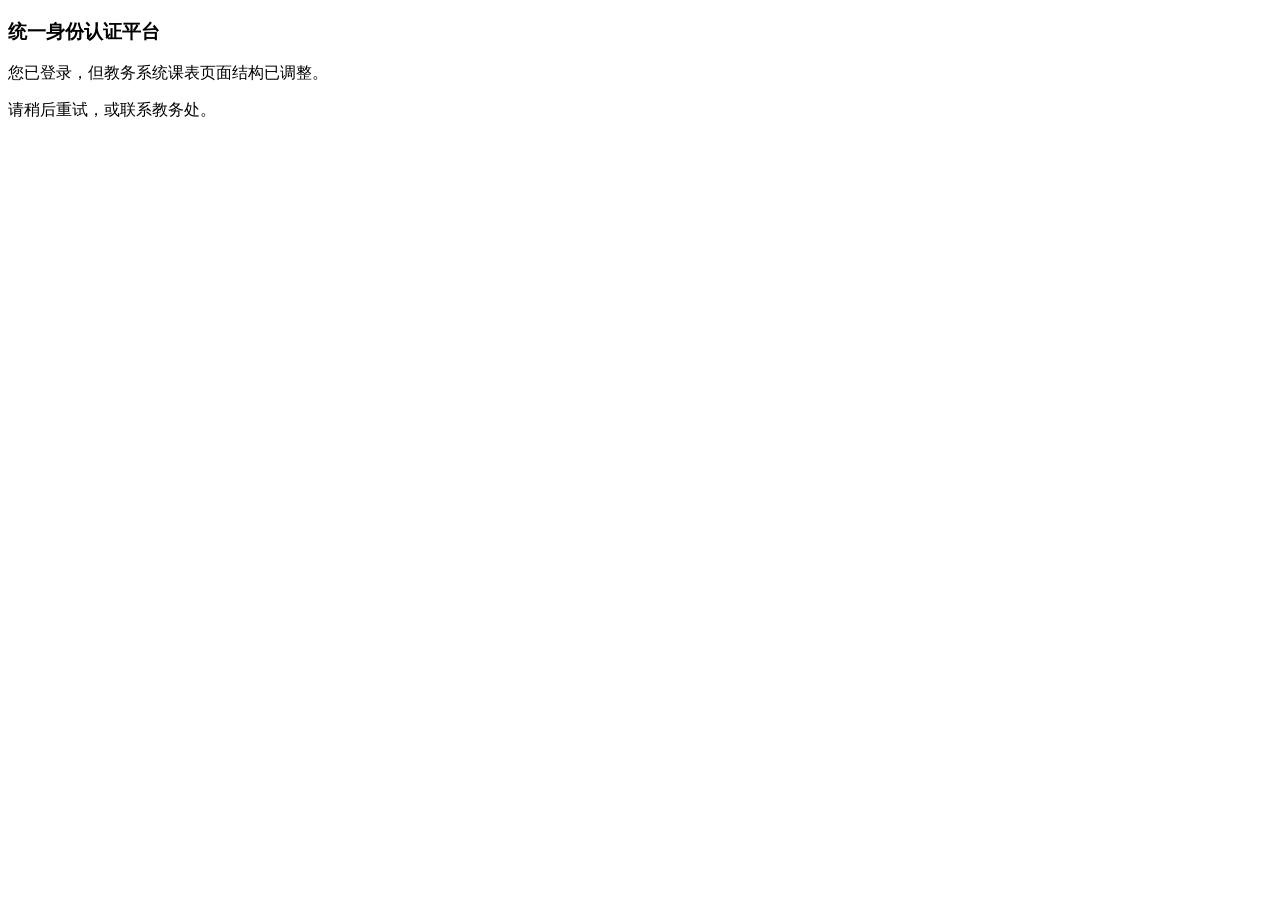
<file: app/assets/fixtures/timetable_revamp.html>
<!DOCTYPE html>
<!--
  调试样本：**改版后**的页面（没有课表 table，只有登录/公告内容）。
  用途：验证"解析失败必须显式提示、且不落库、不显示空表"这条规则。
-->
<html lang="zh-CN">
<head>
  <meta charset="utf-8" />
  <title>统一身份认证</title>
</head>
<body>
  <div class="login-box">
    <h3>统一身份认证平台</h3>
    <p>您已登录，但教务系统课表页面结构已调整。</p>
    <p>请稍后重试，或联系教务处。</p>
  </div>
</body>
</html>
</file>
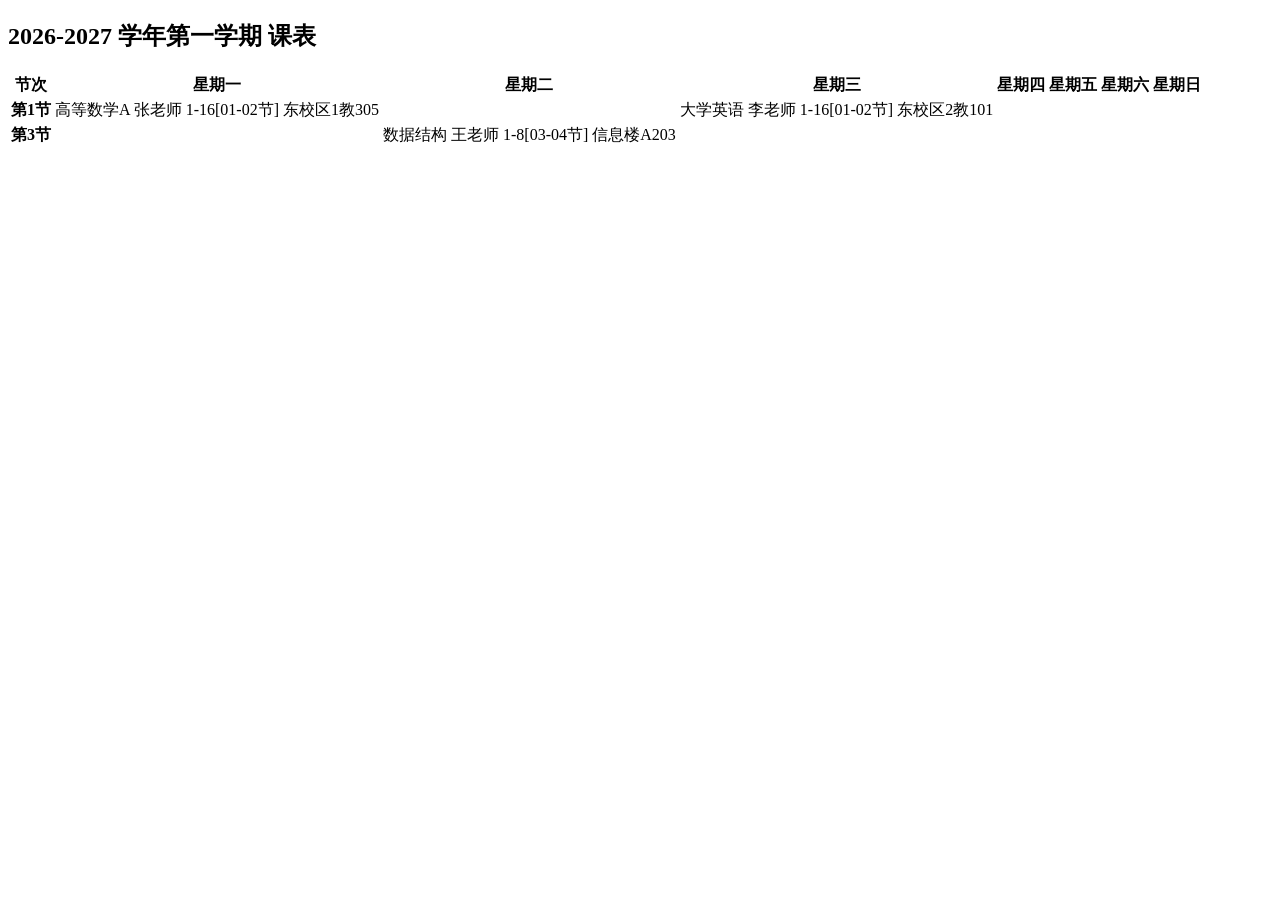
<file: app/assets/fixtures/timetable_sample.html>
<!DOCTYPE html>
<!--
  调试样本：一份结构完整的课表页（与教务系统导出的形态一致）。
  用途：不依赖 WebView 也能验通「解析 → 落库 → 列表」这条链路。
  注意：这是**假的课程数据**，不是真实课表。
-->
<html lang="zh-CN">
<head>
  <meta charset="utf-8" />
  <title>学生课表（调试样本）</title>
</head>
<body>
  <h2>2026-2027 学年第一学期 课表</h2>
  <table id="timetable" class="Nsb_r_list">
    <tr>
      <th>节次</th>
      <th>星期一</th>
      <th>星期二</th>
      <th>星期三</th>
      <th>星期四</th>
      <th>星期五</th>
      <th>星期六</th>
      <th>星期日</th>
    </tr>
    <tr>
      <th>第1节</th>
      <td>
        <div class="kbcontent">
          <font>高等数学A</font>
          <font title="教师">张老师</font>
          <font title="周次(节次)">1-16[01-02节]</font>
          <font title="教室">东校区1教305</font>
        </div>
      </td>
      <td></td>
      <td>
        <div class="kbcontent">
          <font>大学英语</font>
          <font title="教师">李老师</font>
          <font title="周次(节次)">1-16[01-02节]</font>
          <font title="教室">东校区2教101</font>
        </div>
      </td>
      <td></td>
      <td></td>
      <td></td>
      <td></td>
    </tr>
    <tr>
      <th>第3节</th>
      <td></td>
      <td>
        <div class="kbcontent">
          <font>数据结构</font>
          <font title="教师">王老师</font>
          <font title="周次(节次)">1-8[03-04节]</font>
          <font title="教室">信息楼A203</font>
        </div>
      </td>
      <td></td>
      <td></td>
      <td></td>
      <td></td>
      <td></td>
    </tr>
  </table>
</body>
</html>
</file>
